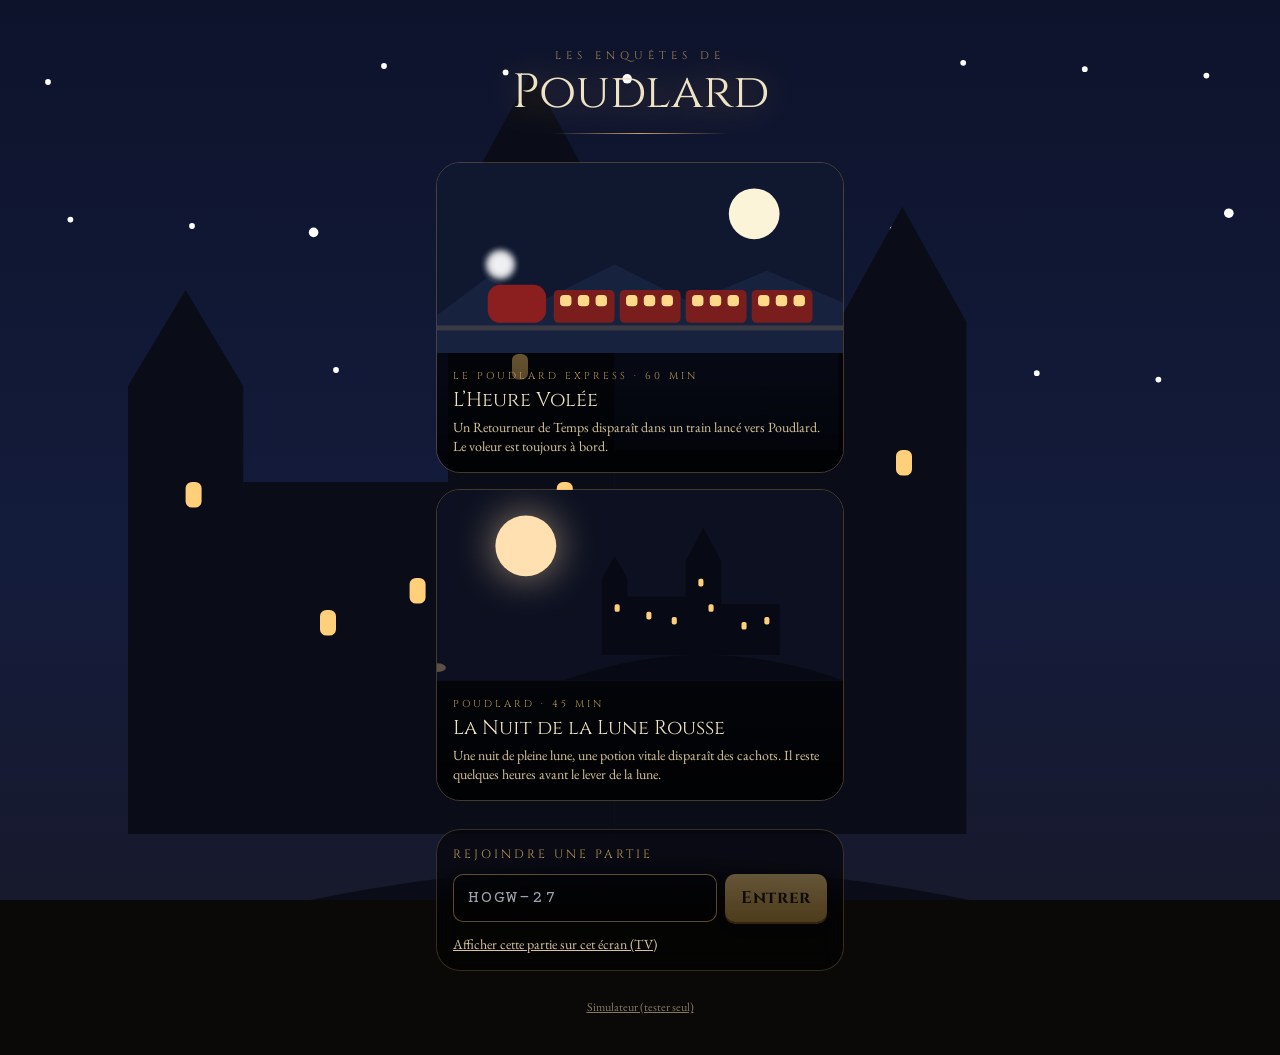
<file: index.html>
<!doctype html>
<html lang="fr">
  <head>
    <meta charset="UTF-8" />
    <meta name="viewport" content="width=device-width, initial-scale=1, viewport-fit=cover" />
    <meta name="theme-color" content="#0b0908" />
    <link rel="manifest" href="./manifest.webmanifest" />
    <link rel="apple-touch-icon" href="./icon-180.png" />
    <meta name="apple-mobile-web-app-capable" content="yes" />
    <meta name="apple-mobile-web-app-status-bar-style" content="black-translucent" />
    <link rel="preconnect" href="https://fonts.googleapis.com"><link rel="preconnect" href="https://fonts.gstatic.com" crossorigin><link href="https://fonts.googleapis.com/css2?family=Cinzel:wght@500;700&family=Courier+Prime&family=EB+Garamond:ital,wght@0,400;0,600;1,400&family=IM+Fell+English:ital@0;1&display=swap" rel="stylesheet">
    <title>Poudlard Express — L’Heure Volée</title>
    <script type="module" crossorigin src="./assets/index-BnwYSAkC.js"></script>
    <link rel="stylesheet" crossorigin href="./assets/index-BemhPu4K.css">
  </head>
  <body>
    <div id="root"></div>
  </body>
</html>
</file>
<file: assets/index-BemhPu4K.css>
*,:before,:after,::backdrop{--tw-border-spacing-x:0;--tw-border-spacing-y:0;--tw-translate-x:0;--tw-translate-y:0;--tw-rotate:0;--tw-skew-x:0;--tw-skew-y:0;--tw-scale-x:1;--tw-scale-y:1;--tw-pan-x: ;--tw-pan-y: ;--tw-pinch-zoom: ;--tw-scroll-snap-strictness:proximity;--tw-gradient-from-position: ;--tw-gradient-via-position: ;--tw-gradient-to-position: ;--tw-ordinal: ;--tw-slashed-zero: ;--tw-numeric-figure: ;--tw-numeric-spacing: ;--tw-numeric-fraction: ;--tw-ring-inset: ;--tw-ring-offset-width:0px;--tw-ring-offset-color:#fff;--tw-ring-color:#3b82f680;--tw-ring-offset-shadow:0 0 #0000;--tw-ring-shadow:0 0 #0000;--tw-shadow:0 0 #0000;--tw-shadow-colored:0 0 #0000;--tw-blur: ;--tw-brightness: ;--tw-contrast: ;--tw-grayscale: ;--tw-hue-rotate: ;--tw-invert: ;--tw-saturate: ;--tw-sepia: ;--tw-drop-shadow: ;--tw-backdrop-blur: ;--tw-backdrop-brightness: ;--tw-backdrop-contrast: ;--tw-backdrop-grayscale: ;--tw-backdrop-hue-rotate: ;--tw-backdrop-invert: ;--tw-backdrop-opacity: ;--tw-backdrop-saturate: ;--tw-backdrop-sepia: ;--tw-contain-size: ;--tw-contain-layout: ;--tw-contain-paint: ;--tw-contain-style: }*,:before,:after{box-sizing:border-box;border:0 solid #e5e7eb}:before,:after{--tw-content:""}html,:host{-webkit-text-size-adjust:100%;tab-size:4;font-feature-settings:normal;font-variation-settings:normal;-webkit-tap-highlight-color:transparent;font-family:ui-sans-serif,system-ui,sans-serif,Apple Color Emoji,Segoe UI Emoji,Segoe UI Symbol,Noto Color Emoji;line-height:1.5}body{line-height:inherit;margin:0}hr{height:0;color:inherit;border-top-width:1px}abbr:where([title]){-webkit-text-decoration:underline dotted;text-decoration:underline dotted}h1,h2,h3,h4,h5,h6{font-size:inherit;font-weight:inherit}a{color:inherit;-webkit-text-decoration:inherit;text-decoration:inherit}b,strong{font-weight:bolder}code,kbd,samp,pre{font-feature-settings:normal;font-variation-settings:normal;font-family:Courier Prime,Courier New,monospace;font-size:1em}small{font-size:80%}sub,sup{vertical-align:baseline;font-size:75%;line-height:0;position:relative}sub{bottom:-.25em}sup{top:-.5em}table{text-indent:0;border-color:inherit;border-collapse:collapse}button,input,optgroup,select,textarea{font-feature-settings:inherit;font-variation-settings:inherit;font-family:inherit;font-size:100%;font-weight:inherit;line-height:inherit;letter-spacing:inherit;color:inherit;margin:0;padding:0}button,select{text-transform:none}button,input:where([type=button]),input:where([type=reset]),input:where([type=submit]){-webkit-appearance:button;background-color:#0000;background-image:none}:-moz-focusring{outline:auto}:-moz-ui-invalid{box-shadow:none}progress{vertical-align:baseline}::-webkit-inner-spin-button{height:auto}::-webkit-outer-spin-button{height:auto}[type=search]{-webkit-appearance:textfield;outline-offset:-2px}::-webkit-search-decoration{-webkit-appearance:none}::-webkit-file-upload-button{-webkit-appearance:button;font:inherit}summary{display:list-item}blockquote,dl,dd,h1,h2,h3,h4,h5,h6,hr,figure,p,pre{margin:0}fieldset{margin:0;padding:0}legend{padding:0}ol,ul,menu{margin:0;padding:0;list-style:none}dialog{padding:0}textarea{resize:vertical}input::-moz-placeholder{opacity:1;color:#9ca3af}textarea::-moz-placeholder{opacity:1;color:#9ca3af}input::placeholder,textarea::placeholder{opacity:1;color:#9ca3af}button,[role=button]{cursor:pointer}:disabled{cursor:default}img,svg,video,canvas,audio,iframe,embed,object{vertical-align:middle;display:block}img,video{max-width:100%;height:auto}[hidden]:where(:not([hidden=until-found])){display:none}.pointer-events-none{pointer-events:none}.visible{visibility:visible}.fixed{position:fixed}.absolute{position:absolute}.relative{position:relative}.sticky{position:sticky}.inset-0{inset:0}.inset-x-0{left:0;right:0}.inset-x-3{left:.75rem;right:.75rem}.inset-x-\[1\.4vh\]{left:1.4vh;right:1.4vh}.inset-x-\[1\.5vh\]{left:1.5vh;right:1.5vh}.inset-x-\[12vw\]{left:12vw;right:12vw}.inset-x-\[5vw\]{left:5vw;right:5vw}.inset-y-0{top:0;bottom:0}.-bottom-\[2vh\]{bottom:-2vh}.-bottom-\[3vh\]{bottom:-3vh}.-left-\[2vh\]{left:-2vh}.-top-\[2\.2vh\]{top:-2.2vh}.-top-\[26vh\]{top:-26vh}.-top-\[5vh\]{top:-5vh}.bottom-0{bottom:0}.bottom-6{bottom:1.5rem}.bottom-\[12vh\]{bottom:12vh}.bottom-\[14vh\]{bottom:14vh}.bottom-\[1vh\]{bottom:1vh}.bottom-\[22vh\]{bottom:22vh}.bottom-\[3\.5vh\]{bottom:3.5vh}.left-0{left:0}.left-1\/2{left:50%}.left-3{left:.75rem}.left-\[2vh\]{left:2vh}.left-\[6vw\]{left:6vw}.right-0{right:0}.right-3{right:.75rem}.right-6{right:1.5rem}.right-\[31vw\]{right:31vw}.right-\[6vw\]{right:6vw}.top-0{top:0}.top-\[\.3vh\]{top:.3vh}.top-\[\.9vh\]{top:.9vh}.top-\[12vh\]{top:12vh}.top-\[16vh\]{top:16vh}.top-\[19vh\]{top:19vh}.top-\[1vh\]{top:1vh}.top-\[2\.2vh\]{top:2.2vh}.top-\[2\.5vh\]{top:2.5vh}.top-\[2\.6vh\]{top:2.6vh}.top-\[2vh\]{top:2vh}.top-\[30\%\]{top:30%}.top-\[38vh\]{top:38vh}.top-\[40vh\]{top:40vh}.top-\[46\%\]{top:46%}.top-\[50\%\]{top:50%}.top-full{top:100%}.-z-0{z-index:0}.z-10{z-index:10}.z-30{z-index:30}.z-40{z-index:40}.z-50{z-index:50}.z-\[60\]{z-index:60}.-mx-4{margin-left:-1rem;margin-right:-1rem}.mx-auto{margin-left:auto;margin-right:auto}.-mt-1{margin-top:-.25rem}.mb-1{margin-bottom:.25rem}.mb-2{margin-bottom:.5rem}.mb-3{margin-bottom:.75rem}.mb-4{margin-bottom:1rem}.mb-\[\.8vh\]{margin-bottom:.8vh}.mb-\[1\.5vh\]{margin-bottom:1.5vh}.mb-\[1vh\]{margin-bottom:1vh}.ml-2{margin-left:.5rem}.ml-auto{margin-left:auto}.mr-1{margin-right:.25rem}.mt-0\.5{margin-top:.125rem}.mt-1{margin-top:.25rem}.mt-2{margin-top:.5rem}.mt-3{margin-top:.75rem}.mt-4{margin-top:1rem}.mt-5{margin-top:1.25rem}.mt-\[\.5vh\]{margin-top:.5vh}.mt-\[\.6vh\]{margin-top:.6vh}.mt-\[1\.2vh\]{margin-top:1.2vh}.mt-\[1\.5vh\]{margin-top:1.5vh}.mt-\[1vh\]{margin-top:1vh}.mt-\[2\.2vh\]{margin-top:2.2vh}.mt-\[2\.6vh\]{margin-top:2.6vh}.mt-\[3vh\]{margin-top:3vh}.line-clamp-\[14\]{-webkit-line-clamp:14;-webkit-box-orient:vertical;display:-webkit-box;overflow:hidden}.block{display:block}.inline-block{display:inline-block}.flex{display:flex}.inline-flex{display:inline-flex}.table{display:table}.grid{display:grid}.hidden{display:none}.aspect-\[3\/4\]{aspect-ratio:3/4}.aspect-square{aspect-ratio:1}.h-1\.5{height:.375rem}.h-10{height:2.5rem}.h-11{height:2.75rem}.h-14{height:3.5rem}.h-16{height:4rem}.h-2\.5{height:.625rem}.h-20{height:5rem}.h-24{height:6rem}.h-3{height:.75rem}.h-32{height:8rem}.h-36{height:9rem}.h-4{height:1rem}.h-40{height:10rem}.h-48{height:12rem}.h-5{height:1.25rem}.h-52{height:13rem}.h-6{height:1.5rem}.h-60{height:15rem}.h-8{height:2rem}.h-9{height:2.25rem}.h-\[\.3vh\]{height:.3vh}.h-\[\.5vh\]{height:.5vh}.h-\[\.6vh\]{height:.6vh}.h-\[\.7vh\]{height:.7vh}.h-\[1\.4vh\]{height:1.4vh}.h-\[1\.6vh\]{height:1.6vh}.h-\[10vh\]{height:10vh}.h-\[13vh\]{height:13vh}.h-\[16vh\]{height:16vh}.h-\[1vh\]{height:1vh}.h-\[2\.6vh\]{height:2.6vh}.h-\[20vh\]{height:20vh}.h-\[22vh\]{height:22vh}.h-\[24vh\]{height:24vh}.h-\[26vh\]{height:26vh}.h-\[3\.4vh\]{height:3.4vh}.h-\[30vh\]{height:30vh}.h-\[3vh\]{height:3vh}.h-\[4\.2vh\]{height:4.2vh}.h-\[4\.4vh\]{height:4.4vh}.h-\[4\.5vh\]{height:4.5vh}.h-\[42vh\]{height:42vh}.h-\[4vh\]{height:4vh}.h-\[5vh\]{height:5vh}.h-\[6vh\]{height:6vh}.h-\[7vh\]{height:7vh}.h-\[8vh\]{height:8vh}.h-\[9vw\]{height:9vw}.h-full{height:100%}.h-px{height:1px}.max-h-40{max-height:10rem}.max-h-\[70vh\]{max-height:70vh}.max-h-\[90vh\]{max-height:90vh}.min-h-\[36px\]{min-height:36px}.min-h-\[44px\]{min-height:44px}.min-h-\[52px\]{min-height:52px}.min-h-\[64px\]{min-height:64px}.min-h-full{min-height:100%}.w-1\/2{width:50%}.w-11{width:2.75rem}.w-12{width:3rem}.w-14{width:3.5rem}.w-16{width:4rem}.w-2\.5{width:.625rem}.w-20{width:5rem}.w-24{width:6rem}.w-28{width:7rem}.w-32{width:8rem}.w-4{width:1rem}.w-40{width:10rem}.w-44{width:11rem}.w-48{width:12rem}.w-5{width:1.25rem}.w-6{width:1.5rem}.w-64{width:16rem}.w-8{width:2rem}.w-9{width:2.25rem}.w-\[\.8vh\]{width:.8vh}.w-\[1\.2vh\]{width:1.2vh}.w-\[1\.4vh\]{width:1.4vh}.w-\[1\.6vh\]{width:1.6vh}.w-\[11vh\]{width:11vh}.w-\[14vh\]{width:14vh}.w-\[14vw\]{width:14vw}.w-\[18vh\]{width:18vh}.w-\[18vw\]{width:18vw}.w-\[2\.2vh\]{width:2.2vh}.w-\[2\.4vh\]{width:2.4vh}.w-\[2\.6vh\]{width:2.6vh}.w-\[22vh\]{width:22vh}.w-\[22vw\]{width:22vw}.w-\[28vw\]{width:28vw}.w-\[3\.4vh\]{width:3.4vh}.w-\[30vh\]{width:30vh}.w-\[3vh\]{width:3vh}.w-\[4\.2vh\]{width:4.2vh}.w-\[44vh\]{width:44vh}.w-\[46vh\]{width:46vh}.w-\[46vw\]{width:46vw}.w-\[5vh\]{width:5vh}.w-\[8vh\]{width:8vh}.w-full{width:100%}.min-w-0{min-width:0}.min-w-\[30vw\]{min-width:30vw}.min-w-\[460px\]{min-width:460px}.min-w-\[64px\]{min-width:64px}.min-w-max{min-width:max-content}.max-w-\[40vw\]{max-width:40vw}.max-w-\[60vw\]{max-width:60vw}.max-w-\[70vw\]{max-width:70vw}.max-w-md{max-width:28rem}.max-w-sm{max-width:24rem}.max-w-xl{max-width:36rem}.flex-1{flex:1}.shrink-0{flex-shrink:0}.origin-bottom{transform-origin:bottom}.-translate-x-1\/2{--tw-translate-x:-50%;transform:translate(var(--tw-translate-x), var(--tw-translate-y)) rotate(var(--tw-rotate)) skewX(var(--tw-skew-x)) skewY(var(--tw-skew-y)) scaleX(var(--tw-scale-x)) scaleY(var(--tw-scale-y))}.-translate-y-\[3vh\]{--tw-translate-y:-3vh;transform:translate(var(--tw-translate-x), var(--tw-translate-y)) rotate(var(--tw-rotate)) skewX(var(--tw-skew-x)) skewY(var(--tw-skew-y)) scaleX(var(--tw-scale-x)) scaleY(var(--tw-scale-y))}.translate-x-0{--tw-translate-x:0px;transform:translate(var(--tw-translate-x), var(--tw-translate-y)) rotate(var(--tw-rotate)) skewX(var(--tw-skew-x)) skewY(var(--tw-skew-y)) scaleX(var(--tw-scale-x)) scaleY(var(--tw-scale-y))}.translate-x-full{--tw-translate-x:100%;transform:translate(var(--tw-translate-x), var(--tw-translate-y)) rotate(var(--tw-rotate)) skewX(var(--tw-skew-x)) skewY(var(--tw-skew-y)) scaleX(var(--tw-scale-x)) scaleY(var(--tw-scale-y))}.translate-y-0{--tw-translate-y:0px;transform:translate(var(--tw-translate-x), var(--tw-translate-y)) rotate(var(--tw-rotate)) skewX(var(--tw-skew-x)) skewY(var(--tw-skew-y)) scaleX(var(--tw-scale-x)) scaleY(var(--tw-scale-y))}.rotate-45{--tw-rotate:45deg;transform:translate(var(--tw-translate-x), var(--tw-translate-y)) rotate(var(--tw-rotate)) skewX(var(--tw-skew-x)) skewY(var(--tw-skew-y)) scaleX(var(--tw-scale-x)) scaleY(var(--tw-scale-y))}.scale-\[1\.02\]{--tw-scale-x:1.02;--tw-scale-y:1.02;transform:translate(var(--tw-translate-x), var(--tw-translate-y)) rotate(var(--tw-rotate)) skewX(var(--tw-skew-x)) skewY(var(--tw-skew-y)) scaleX(var(--tw-scale-x)) scaleY(var(--tw-scale-y))}.transform{transform:translate(var(--tw-translate-x), var(--tw-translate-y)) rotate(var(--tw-rotate)) skewX(var(--tw-skew-x)) skewY(var(--tw-skew-y)) scaleX(var(--tw-scale-x)) scaleY(var(--tw-scale-y))}@keyframes pulse{50%{opacity:.5}}.animate-pulse{animation:2s cubic-bezier(.4,0,.6,1) infinite pulse}.cursor-grab{cursor:grab}.select-none{-webkit-user-select:none;user-select:none}.list-disc{list-style-type:disc}.grid-cols-2{grid-template-columns:repeat(2,minmax(0,1fr))}.grid-cols-3{grid-template-columns:repeat(3,minmax(0,1fr))}.grid-cols-4{grid-template-columns:repeat(4,minmax(0,1fr))}.grid-cols-5{grid-template-columns:repeat(5,minmax(0,1fr))}.flex-col{flex-direction:column}.flex-wrap{flex-wrap:wrap}.items-start{align-items:flex-start}.items-end{align-items:flex-end}.items-center{align-items:center}.justify-center{justify-content:center}.justify-between{justify-content:space-between}.justify-around{justify-content:space-around}.gap-0\.5{gap:.125rem}.gap-1{gap:.25rem}.gap-1\.5{gap:.375rem}.gap-2{gap:.5rem}.gap-3{gap:.75rem}.gap-4{gap:1rem}.gap-5{gap:1.25rem}.gap-6{gap:1.5rem}.gap-7{gap:1.75rem}.gap-8{gap:2rem}.gap-\[\.4vh\]{gap:.4vh}.gap-\[\.5vh\]{gap:.5vh}.gap-\[\.5vw\]{gap:.5vw}.gap-\[\.6vh\]{gap:.6vh}.gap-\[\.6vw\]{gap:.6vw}.gap-\[\.8vw\]{gap:.8vw}.gap-\[1\.2vh\]{gap:1.2vh}.gap-\[1\.5vh\]{gap:1.5vh}.gap-\[1vh\]{gap:1vh}.gap-\[1vw\]{gap:1vw}.gap-\[2\.4vh\]{gap:2.4vh}.gap-\[2vh\]{gap:2vh}.gap-\[2vw\]{gap:2vw}.gap-\[3vh\]{gap:3vh}.gap-\[3vw\]{gap:3vw}.gap-\[4vw\]{gap:4vw}.gap-\[5vw\]{gap:5vw}.self-start{align-self:flex-start}.self-center{align-self:center}.overflow-hidden{overflow:hidden}.overflow-x-auto{overflow-x:auto}.overflow-y-auto{overflow-y:auto}.truncate{text-overflow:ellipsis;white-space:nowrap;overflow:hidden}.whitespace-nowrap{white-space:nowrap}.whitespace-pre-line{white-space:pre-line}.whitespace-pre-wrap{white-space:pre-wrap}.break-all{word-break:break-all}.rounded{border-radius:.25rem}.rounded-2xl{border-radius:1rem}.rounded-3xl{border-radius:1.5rem}.rounded-\[1\.5vh\]{border-radius:1.5vh}.rounded-\[1vh\]{border-radius:1vh}.rounded-\[2vh\]{border-radius:2vh}.rounded-full{border-radius:9999px}.rounded-lg{border-radius:.5rem}.rounded-md{border-radius:.375rem}.rounded-sm{border-radius:.125rem}.rounded-xl{border-radius:.75rem}.rounded-l-3xl{border-top-left-radius:1.5rem;border-bottom-left-radius:1.5rem}.rounded-l-\[6vh\]{border-top-left-radius:6vh;border-bottom-left-radius:6vh}.rounded-r-\[1vh\]{border-top-right-radius:1vh;border-bottom-right-radius:1vh}.rounded-r-md{border-top-right-radius:.375rem;border-bottom-right-radius:.375rem}.rounded-t{border-top-left-radius:.25rem;border-top-right-radius:.25rem}.rounded-t-3xl{border-top-left-radius:1.5rem;border-top-right-radius:1.5rem}.rounded-t-\[1\.5vh\]{border-top-left-radius:1.5vh;border-top-right-radius:1.5vh}.rounded-t-\[130px\]{border-top-left-radius:130px;border-top-right-radius:130px}.rounded-t-\[140px\]{border-top-left-radius:140px;border-top-right-radius:140px}.rounded-t-\[2vh\]{border-top-left-radius:2vh;border-top-right-radius:2vh}.rounded-t-full{border-top-left-radius:9999px;border-top-right-radius:9999px}.border{border-width:1px}.border-2{border-width:2px}.border-4{border-width:4px}.border-8{border-width:8px}.border-\[\.5vh\]{border-width:.5vh}.border-\[\.6vh\]{border-width:.6vh}.border-\[10px\]{border-width:10px}.border-\[6px\]{border-width:6px}.border-b{border-bottom-width:1px}.border-b-4{border-bottom-width:4px}.border-l{border-left-width:1px}.border-t{border-top-width:1px}.border-dashed{border-style:dashed}.\!border-ink\/40{border-color:#2a1d1266!important}.border-\[\#3a2c1b\]{--tw-border-opacity:1;border-color:rgb(58 44 27/var(--tw-border-opacity,1))}.border-\[\#3a2c1c\]{--tw-border-opacity:1;border-color:rgb(58 44 28/var(--tw-border-opacity,1))}.border-\[\#3b2616\]{--tw-border-opacity:1;border-color:rgb(59 38 22/var(--tw-border-opacity,1))}.border-\[\#5a4526\]{--tw-border-opacity:1;border-color:rgb(90 69 38/var(--tw-border-opacity,1))}.border-\[\#7a5aa6\]{--tw-border-opacity:1;border-color:rgb(122 90 166/var(--tw-border-opacity,1))}.border-\[\#8a6a2f\]{--tw-border-opacity:1;border-color:rgb(138 106 47/var(--tw-border-opacity,1))}.border-\[\#8a6a2f\]\/70{border-color:#8a6a2fb3}.border-\[\#8a8f98\]{--tw-border-opacity:1;border-color:rgb(138 143 152/var(--tw-border-opacity,1))}.border-\[\#b9ad96\]{--tw-border-opacity:1;border-color:rgb(185 173 150/var(--tw-border-opacity,1))}.border-\[\#c9a45c\]{--tw-border-opacity:1;border-color:rgb(201 164 92/var(--tw-border-opacity,1))}.border-\[\#c9a45c\]\/25{border-color:#c9a45c40}.border-\[\#c9a45c\]\/40{border-color:#c9a45c66}.border-\[\#c9a45c\]\/50{border-color:#c9a45c80}.border-\[\#c9a45c\]\/60{border-color:#c9a45c99}.border-\[\#f3d48a\]{--tw-border-opacity:1;border-color:rgb(243 212 138/var(--tw-border-opacity,1))}.border-\[\#f3d48a\]\/70{border-color:#f3d48ab3}.border-brass{--tw-border-opacity:1;border-color:rgb(201 164 92/var(--tw-border-opacity,1))}.border-brass\/20{border-color:#c9a45c33}.border-brass\/25{border-color:#c9a45c40}.border-brass\/30{border-color:#c9a45c4d}.border-brass\/40{border-color:#c9a45c66}.border-brass\/50{border-color:#c9a45c80}.border-brass\/70{border-color:#c9a45cb3}.border-green-700\/60{border-color:#15803d99}.border-ink\/30{border-color:#2a1d124d}.border-red-400\/50{border-color:#f8717180}.border-red-500\/70{border-color:#ef4444b3}.border-stone-600{--tw-border-opacity:1;border-color:rgb(87 83 78/var(--tw-border-opacity,1))}.border-transparent{border-color:#0000}.bg-\[\#120c08\]\/95{background-color:#120c08f2}.bg-\[\#150f0c\]\/85{background-color:#150f0cd9}.bg-\[\#1a0f08\]{--tw-bg-opacity:1;background-color:rgb(26 15 8/var(--tw-bg-opacity,1))}.bg-\[\#1a120c\]{--tw-bg-opacity:1;background-color:rgb(26 18 12/var(--tw-bg-opacity,1))}.bg-\[\#1a1a1a\]{--tw-bg-opacity:1;background-color:rgb(26 26 26/var(--tw-bg-opacity,1))}.bg-\[\#1b1511\]{--tw-bg-opacity:1;background-color:rgb(27 21 17/var(--tw-bg-opacity,1))}.bg-\[\#1d1410\]{--tw-bg-opacity:1;background-color:rgb(29 20 16/var(--tw-bg-opacity,1))}.bg-\[\#2a120a\]{--tw-bg-opacity:1;background-color:rgb(42 18 10/var(--tw-bg-opacity,1))}.bg-\[\#2a1238\]{--tw-bg-opacity:1;background-color:rgb(42 18 56/var(--tw-bg-opacity,1))}.bg-\[\#2a2320\]{--tw-bg-opacity:1;background-color:rgb(42 35 32/var(--tw-bg-opacity,1))}.bg-\[\#2a3a2a\]{--tw-bg-opacity:1;background-color:rgb(42 58 42/var(--tw-bg-opacity,1))}.bg-\[\#2b1d15\]{--tw-bg-opacity:1;background-color:rgb(43 29 21/var(--tw-bg-opacity,1))}.bg-\[\#3a2a1c\]{--tw-bg-opacity:1;background-color:rgb(58 42 28/var(--tw-bg-opacity,1))}.bg-\[\#3b2a1a\]{--tw-bg-opacity:1;background-color:rgb(59 42 26/var(--tw-bg-opacity,1))}.bg-\[\#4a4a55\]{--tw-bg-opacity:1;background-color:rgb(74 74 85/var(--tw-bg-opacity,1))}.bg-\[\#6b1c1c\]{--tw-bg-opacity:1;background-color:rgb(107 28 28/var(--tw-bg-opacity,1))}.bg-\[\#7b1e22\]{--tw-bg-opacity:1;background-color:rgb(123 30 34/var(--tw-bg-opacity,1))}.bg-\[\#cdb6e6\]{--tw-bg-opacity:1;background-color:rgb(205 182 230/var(--tw-bg-opacity,1))}.bg-\[\#cfe0f0\]{--tw-bg-opacity:1;background-color:rgb(207 224 240/var(--tw-bg-opacity,1))}.bg-\[\#e8dcc0\]{--tw-bg-opacity:1;background-color:rgb(232 220 192/var(--tw-bg-opacity,1))}.bg-\[\#efe6cf\]{--tw-bg-opacity:1;background-color:rgb(239 230 207/var(--tw-bg-opacity,1))}.bg-\[\#f3d48a\]{--tw-bg-opacity:1;background-color:rgb(243 212 138/var(--tw-bg-opacity,1))}.bg-\[\#f3efe6\]{--tw-bg-opacity:1;background-color:rgb(243 239 230/var(--tw-bg-opacity,1))}.bg-black{--tw-bg-opacity:1;background-color:rgb(0 0 0/var(--tw-bg-opacity,1))}.bg-black\/30{background-color:#0000004d}.bg-black\/40{background-color:#0006}.bg-black\/45{background-color:#00000073}.bg-black\/50{background-color:#00000080}.bg-black\/55{background-color:#0000008c}.bg-black\/60{background-color:#0009}.bg-black\/70{background-color:#000000b3}.bg-black\/75{background-color:#000000bf}.bg-black\/80{background-color:#000c}.bg-black\/90{background-color:#000000e6}.bg-black\/95{background-color:#000000f2}.bg-brass{--tw-bg-opacity:1;background-color:rgb(201 164 92/var(--tw-bg-opacity,1))}.bg-brass\/15{background-color:#c9a45c26}.bg-green-400{--tw-bg-opacity:1;background-color:rgb(74 222 128/var(--tw-bg-opacity,1))}.bg-green-950\/30{background-color:#052e164d}.bg-green-950\/40{background-color:#052e1666}.bg-ink{--tw-bg-opacity:1;background-color:rgb(42 29 18/var(--tw-bg-opacity,1))}.bg-night{--tw-bg-opacity:1;background-color:rgb(11 9 8/var(--tw-bg-opacity,1))}.bg-night\/90{background-color:#0b0908e6}.bg-night\/95{background-color:#0b0908f2}.bg-stone-500{--tw-bg-opacity:1;background-color:rgb(120 113 108/var(--tw-bg-opacity,1))}.bg-stone-800{--tw-bg-opacity:1;background-color:rgb(41 37 36/var(--tw-bg-opacity,1))}.bg-walnut{--tw-bg-opacity:1;background-color:rgb(43 29 21/var(--tw-bg-opacity,1))}.bg-walnut\/70{background-color:#2b1d15b3}.bg-walnut\/80{background-color:#2b1d15cc}.bg-white{--tw-bg-opacity:1;background-color:rgb(255 255 255/var(--tw-bg-opacity,1))}.bg-white\/25{background-color:#ffffff40}.bg-white\/30{background-color:#ffffff4d}.bg-white\/70{background-color:#ffffffb3}.bg-gradient-to-b{background-image:linear-gradient(to bottom, var(--tw-gradient-stops))}.bg-gradient-to-r{background-image:linear-gradient(to right, var(--tw-gradient-stops))}.from-\[\#2b1d15\]{--tw-gradient-from:#2b1d15 var(--tw-gradient-from-position);--tw-gradient-to:#2b1d1500 var(--tw-gradient-to-position);--tw-gradient-stops:var(--tw-gradient-from), var(--tw-gradient-to)}.from-\[\#5a3018\]{--tw-gradient-from:#5a3018 var(--tw-gradient-from-position);--tw-gradient-to:#5a301800 var(--tw-gradient-to-position);--tw-gradient-stops:var(--tw-gradient-from), var(--tw-gradient-to)}.from-\[\#6b1c1c\]{--tw-gradient-from:#6b1c1c var(--tw-gradient-from-position);--tw-gradient-to:#6b1c1c00 var(--tw-gradient-to-position);--tw-gradient-stops:var(--tw-gradient-from), var(--tw-gradient-to)}.from-\[\#6b3b1f\]{--tw-gradient-from:#6b3b1f var(--tw-gradient-from-position);--tw-gradient-to:#6b3b1f00 var(--tw-gradient-to-position);--tw-gradient-stops:var(--tw-gradient-from), var(--tw-gradient-to)}.from-\[\#7a1d1d\]{--tw-gradient-from:#7a1d1d var(--tw-gradient-from-position);--tw-gradient-to:#7a1d1d00 var(--tw-gradient-to-position);--tw-gradient-stops:var(--tw-gradient-from), var(--tw-gradient-to)}.from-\[\#8b1e1e\]{--tw-gradient-from:#8b1e1e var(--tw-gradient-from-position);--tw-gradient-to:#8b1e1e00 var(--tw-gradient-to-position);--tw-gradient-stops:var(--tw-gradient-from), var(--tw-gradient-to)}.from-\[\#c9a45c\]{--tw-gradient-from:#c9a45c var(--tw-gradient-from-position);--tw-gradient-to:#c9a45c00 var(--tw-gradient-to-position);--tw-gradient-stops:var(--tw-gradient-from), var(--tw-gradient-to)}.from-\[\#d9b56a\]{--tw-gradient-from:#d9b56a var(--tw-gradient-from-position);--tw-gradient-to:#d9b56a00 var(--tw-gradient-to-position);--tw-gradient-stops:var(--tw-gradient-from), var(--tw-gradient-to)}.from-black\/60{--tw-gradient-from:#0009 var(--tw-gradient-from-position);--tw-gradient-to:#0000 var(--tw-gradient-to-position);--tw-gradient-stops:var(--tw-gradient-from), var(--tw-gradient-to)}.from-transparent{--tw-gradient-from:transparent var(--tw-gradient-from-position);--tw-gradient-to:#0000 var(--tw-gradient-to-position);--tw-gradient-stops:var(--tw-gradient-from), var(--tw-gradient-to)}.via-brass{--tw-gradient-to:#c9a45c00 var(--tw-gradient-to-position);--tw-gradient-stops:var(--tw-gradient-from), #c9a45c var(--tw-gradient-via-position), var(--tw-gradient-to)}.to-\[\#130d0a\]{--tw-gradient-to:#130d0a var(--tw-gradient-to-position)}.to-\[\#2a1408\]{--tw-gradient-to:#2a1408 var(--tw-gradient-to-position)}.to-\[\#3a0b0b\]{--tw-gradient-to:#3a0b0b var(--tw-gradient-to-position)}.to-\[\#3a0d0d\]{--tw-gradient-to:#3a0d0d var(--tw-gradient-to-position)}.to-\[\#3a1d0c\]{--tw-gradient-to:#3a1d0c var(--tw-gradient-to-position)}.to-\[\#3d0e0e\]{--tw-gradient-to:#3d0e0e var(--tw-gradient-to-position)}.to-\[\#6b4f1f\]{--tw-gradient-to:#6b4f1f var(--tw-gradient-to-position)}.to-\[\#7a5a24\]{--tw-gradient-to:#7a5a24 var(--tw-gradient-to-position)}.to-black\/85{--tw-gradient-to:#000000d9 var(--tw-gradient-to-position)}.to-transparent{--tw-gradient-to:transparent var(--tw-gradient-to-position)}.\!p-0{padding:0!important}.p-1{padding:.25rem}.p-1\.5{padding:.375rem}.p-2{padding:.5rem}.p-3{padding:.75rem}.p-4{padding:1rem}.p-5{padding:1.25rem}.p-6{padding:1.5rem}.p-\[2\.5vh\]{padding:2.5vh}.p-\[2vh\]{padding:2vh}.\!px-4{padding-left:1rem!important;padding-right:1rem!important}.px-0\.5{padding-left:.125rem;padding-right:.125rem}.px-1{padding-left:.25rem;padding-right:.25rem}.px-10{padding-left:2.5rem;padding-right:2.5rem}.px-2{padding-left:.5rem;padding-right:.5rem}.px-3{padding-left:.75rem;padding-right:.75rem}.px-4{padding-left:1rem;padding-right:1rem}.px-5{padding-left:1.25rem;padding-right:1.25rem}.px-6{padding-left:1.5rem;padding-right:1.5rem}.px-8{padding-left:2rem;padding-right:2rem}.px-\[1\.2vw\]{padding-left:1.2vw;padding-right:1.2vw}.px-\[1\.4vw\]{padding-left:1.4vw;padding-right:1.4vw}.px-\[1\.5vw\]{padding-left:1.5vw;padding-right:1.5vw}.px-\[10vw\]{padding-left:10vw;padding-right:10vw}.px-\[1vw\]{padding-left:1vw;padding-right:1vw}.px-\[3vw\]{padding-left:3vw;padding-right:3vw}.px-\[4vw\]{padding-left:4vw;padding-right:4vw}.px-\[6vw\]{padding-left:6vw;padding-right:6vw}.py-0\.5{padding-top:.125rem;padding-bottom:.125rem}.py-10{padding-top:2.5rem;padding-bottom:2.5rem}.py-12{padding-top:3rem;padding-bottom:3rem}.py-2{padding-top:.5rem;padding-bottom:.5rem}.py-3{padding-top:.75rem;padding-bottom:.75rem}.py-4{padding-top:1rem;padding-bottom:1rem}.py-6{padding-top:1.5rem;padding-bottom:1.5rem}.py-8{padding-top:2rem;padding-bottom:2rem}.py-\[\.4vh\]{padding-top:.4vh;padding-bottom:.4vh}.py-\[\.6vh\]{padding-top:.6vh;padding-bottom:.6vh}.py-\[\.7vh\]{padding-top:.7vh;padding-bottom:.7vh}.py-\[1\.4vh\]{padding-top:1.4vh;padding-bottom:1.4vh}.py-\[2vh\]{padding-top:2vh;padding-bottom:2vh}.py-\[3vh\]{padding-top:3vh;padding-bottom:3vh}.pb-1{padding-bottom:.25rem}.pb-10{padding-bottom:2.5rem}.pb-2{padding-bottom:.5rem}.pb-28{padding-bottom:7rem}.pb-3{padding-bottom:.75rem}.pb-8{padding-bottom:2rem}.pl-5{padding-left:1.25rem}.pt-12{padding-top:3rem}.pt-3{padding-top:.75rem}.pt-4{padding-top:1rem}.pt-\[1vh\]{padding-top:1vh}.pt-\[5vh\]{padding-top:5vh}.text-left{text-align:left}.text-center{text-align:center}.text-right{text-align:right}.-indent-5{text-indent:-1.25rem}.align-middle{vertical-align:middle}.font-body{font-family:EB Garamond,Georgia,serif}.font-display{font-family:Cinzel,Georgia,serif}.font-hand{font-family:IM Fell English,Georgia,serif}.font-mono{font-family:Courier Prime,Courier New,monospace}.text-2xl{font-size:1.5rem;line-height:2rem}.text-3xl{font-size:1.875rem;line-height:2.25rem}.text-5xl{font-size:3rem;line-height:1}.text-\[1\.3vh\]{font-size:1.3vh}.text-\[1\.4vh\]{font-size:1.4vh}.text-\[1\.5vh\]{font-size:1.5vh}.text-\[1\.6vh\]{font-size:1.6vh}.text-\[1\.7vh\]{font-size:1.7vh}.text-\[1\.8vh\]{font-size:1.8vh}.text-\[1\.9vh\]{font-size:1.9vh}.text-\[10px\]{font-size:10px}.text-\[11px\]{font-size:11px}.text-\[12vh\]{font-size:12vh}.text-\[13px\]{font-size:13px}.text-\[15px\]{font-size:15px}.text-\[16px\]{font-size:16px}.text-\[17px\]{font-size:17px}.text-\[2\.1vh\]{font-size:2.1vh}.text-\[2\.2vh\]{font-size:2.2vh}.text-\[2\.3vh\]{font-size:2.3vh}.text-\[2\.4vh\]{font-size:2.4vh}.text-\[2\.6vh\]{font-size:2.6vh}.text-\[2\.8vh\]{font-size:2.8vh}.text-\[2vh\]{font-size:2vh}.text-\[3\.1vh\]{font-size:3.1vh}.text-\[3\.2vh\]{font-size:3.2vh}.text-\[3\.4vh\]{font-size:3.4vh}.text-\[3vh\]{font-size:3vh}.text-\[4\.5vh\]{font-size:4.5vh}.text-\[4vh\]{font-size:4vh}.text-\[5vh\]{font-size:5vh}.text-\[6vh\]{font-size:6vh}.text-\[7vh\]{font-size:7vh}.text-\[8\.5px\]{font-size:8.5px}.text-base{font-size:1rem;line-height:1.5rem}.text-lg{font-size:1.125rem;line-height:1.75rem}.text-sm{font-size:.875rem;line-height:1.25rem}.text-xl{font-size:1.25rem;line-height:1.75rem}.text-xs{font-size:.75rem;line-height:1rem}.font-semibold{font-weight:600}.uppercase{text-transform:uppercase}.italic{font-style:italic}.not-italic{font-style:normal}.tabular-nums{--tw-numeric-spacing:tabular-nums;font-variant-numeric:var(--tw-ordinal) var(--tw-slashed-zero) var(--tw-numeric-figure) var(--tw-numeric-spacing) var(--tw-numeric-fraction)}.leading-none{line-height:1}.leading-relaxed{line-height:1.625}.leading-snug{line-height:1.375}.leading-tight{line-height:1.25}.tracking-\[\.25em\]{letter-spacing:.25em}.tracking-\[\.2em\]{letter-spacing:.2em}.tracking-\[\.35em\]{letter-spacing:.35em}.tracking-\[\.3em\]{letter-spacing:.3em}.tracking-\[\.45em\]{letter-spacing:.45em}.tracking-wider{letter-spacing:.05em}.tracking-widest{letter-spacing:.1em}.\!text-\[\#3a1d0c\]{--tw-text-opacity:1!important;color:rgb(58 29 12/var(--tw-text-opacity,1))!important}.\!text-ink{--tw-text-opacity:1!important;color:rgb(42 29 18/var(--tw-text-opacity,1))!important}.\!text-parch{--tw-text-opacity:1!important;color:rgb(239 227 198/var(--tw-text-opacity,1))!important}.text-\[\#10202f\]{--tw-text-opacity:1;color:rgb(16 32 47/var(--tw-text-opacity,1))}.text-\[\#1d1410\]{--tw-text-opacity:1;color:rgb(29 20 16/var(--tw-text-opacity,1))}.text-\[\#24133a\]{--tw-text-opacity:1;color:rgb(36 19 58/var(--tw-text-opacity,1))}.text-\[\#2a2520\]{--tw-text-opacity:1;color:rgb(42 37 32/var(--tw-text-opacity,1))}.text-\[\#3a1d0c\]{--tw-text-opacity:1;color:rgb(58 29 12/var(--tw-text-opacity,1))}.text-\[\#3b1a4a\]{--tw-text-opacity:1;color:rgb(59 26 74/var(--tw-text-opacity,1))}.text-\[\#b9a0dc\]{--tw-text-opacity:1;color:rgb(185 160 220/var(--tw-text-opacity,1))}.text-\[\#cbb892\]{--tw-text-opacity:1;color:rgb(203 184 146/var(--tw-text-opacity,1))}.text-\[\#cfe0ff\]{--tw-text-opacity:1;color:rgb(207 224 255/var(--tw-text-opacity,1))}.text-\[\#e8d3a6\]{--tw-text-opacity:1;color:rgb(232 211 166/var(--tw-text-opacity,1))}.text-\[\#e8d7a6\]{--tw-text-opacity:1;color:rgb(232 215 166/var(--tw-text-opacity,1))}.text-\[\#e8d7a6\]\/80{color:#e8d7a6cc}.text-\[\#eef5ff\]{--tw-text-opacity:1;color:rgb(238 245 255/var(--tw-text-opacity,1))}.text-\[\#efe3c6\]{--tw-text-opacity:1;color:rgb(239 227 198/var(--tw-text-opacity,1))}.text-\[\#f0dca8\]{--tw-text-opacity:1;color:rgb(240 220 168/var(--tw-text-opacity,1))}.text-\[\#f0dca8\]\/90{color:#f0dca8e6}.text-\[\#f2d9a0\]{--tw-text-opacity:1;color:rgb(242 217 160/var(--tw-text-opacity,1))}.text-\[\#f3d48a\]{--tw-text-opacity:1;color:rgb(243 212 138/var(--tw-text-opacity,1))}.text-amber-200{--tw-text-opacity:1;color:rgb(253 230 138/var(--tw-text-opacity,1))}.text-brass{--tw-text-opacity:1;color:rgb(201 164 92/var(--tw-text-opacity,1))}.text-brass\/80{color:#c9a45ccc}.text-brass\/90{color:#c9a45ce6}.text-green-300{--tw-text-opacity:1;color:rgb(134 239 172/var(--tw-text-opacity,1))}.text-green-800{--tw-text-opacity:1;color:rgb(22 101 52/var(--tw-text-opacity,1))}.text-ink{--tw-text-opacity:1;color:rgb(42 29 18/var(--tw-text-opacity,1))}.text-ink\/70{color:#2a1d12b3}.text-parch{--tw-text-opacity:1;color:rgb(239 227 198/var(--tw-text-opacity,1))}.text-parchd{--tw-text-opacity:1;color:rgb(216 196 154/var(--tw-text-opacity,1))}.text-parchd\/50{color:#d8c49a80}.text-parchd\/60{color:#d8c49a99}.text-parchd\/70{color:#d8c49ab3}.text-parchd\/80{color:#d8c49acc}.text-red-200{--tw-text-opacity:1;color:rgb(254 202 202/var(--tw-text-opacity,1))}.text-red-300{--tw-text-opacity:1;color:rgb(252 165 165/var(--tw-text-opacity,1))}.text-transparent{color:#0000}.text-wax{--tw-text-opacity:1;color:rgb(123 30 34/var(--tw-text-opacity,1))}.text-wood{--tw-text-opacity:1;color:rgb(29 20 16/var(--tw-text-opacity,1))}.underline{text-decoration-line:underline}.opacity-0{opacity:0}.opacity-100{opacity:1}.opacity-40{opacity:.4}.opacity-50{opacity:.5}.opacity-60{opacity:.6}.opacity-70{opacity:.7}.opacity-80{opacity:.8}.shadow-2xl{--tw-shadow:0 25px 50px -12px #00000040;--tw-shadow-colored:0 25px 50px -12px var(--tw-shadow-color);box-shadow:var(--tw-ring-offset-shadow,0 0 #0000), var(--tw-ring-shadow,0 0 #0000), var(--tw-shadow)}.shadow-\[0_0_18px_rgba\(201\,164\,92\,\.5\)\]{--tw-shadow:0 0 18px #c9a45c80;--tw-shadow-colored:0 0 18px var(--tw-shadow-color);box-shadow:var(--tw-ring-offset-shadow,0 0 #0000), var(--tw-ring-shadow,0 0 #0000), var(--tw-shadow)}.shadow-\[0_0_1vh_\#f3d48a\]{--tw-shadow:0 0 1vh #f3d48a;--tw-shadow-colored:0 0 1vh var(--tw-shadow-color);box-shadow:var(--tw-ring-offset-shadow,0 0 #0000), var(--tw-ring-shadow,0 0 #0000), var(--tw-shadow)}.shadow-\[0_0_24px_rgba\(201\,164\,92\,\.25\)\]{--tw-shadow:0 0 24px #c9a45c40;--tw-shadow-colored:0 0 24px var(--tw-shadow-color);box-shadow:var(--tw-ring-offset-shadow,0 0 #0000), var(--tw-ring-shadow,0 0 #0000), var(--tw-shadow)}.shadow-\[0_0_2vh_\#f3d48a\]{--tw-shadow:0 0 2vh #f3d48a;--tw-shadow-colored:0 0 2vh var(--tw-shadow-color);box-shadow:var(--tw-ring-offset-shadow,0 0 #0000), var(--tw-ring-shadow,0 0 #0000), var(--tw-shadow)}.shadow-\[0_0_30px_rgba\(201\,164\,92\,\.35\)\]{--tw-shadow:0 0 30px #c9a45c59;--tw-shadow-colored:0 0 30px var(--tw-shadow-color);box-shadow:var(--tw-ring-offset-shadow,0 0 #0000), var(--tw-ring-shadow,0 0 #0000), var(--tw-shadow)}.shadow-\[0_0_30px_rgba\(201\,164\,92\,\.6\)\]{--tw-shadow:0 0 30px #c9a45c99;--tw-shadow-colored:0 0 30px var(--tw-shadow-color);box-shadow:var(--tw-ring-offset-shadow,0 0 #0000), var(--tw-ring-shadow,0 0 #0000), var(--tw-shadow)}.shadow-\[0_0_40px_rgba\(200\,220\,255\,\.35\)\]{--tw-shadow:0 0 40px #c8dcff59;--tw-shadow-colored:0 0 40px var(--tw-shadow-color);box-shadow:var(--tw-ring-offset-shadow,0 0 #0000), var(--tw-ring-shadow,0 0 #0000), var(--tw-shadow)}.shadow-\[inset_0_0_30px_rgba\(0\,0\,0\,\.6\)\]{--tw-shadow:inset 0 0 30px #0009;--tw-shadow-colored:inset 0 0 30px var(--tw-shadow-color);box-shadow:var(--tw-ring-offset-shadow,0 0 #0000), var(--tw-ring-shadow,0 0 #0000), var(--tw-shadow)}.shadow-inner{--tw-shadow:inset 0 2px 4px 0 #0000000d;--tw-shadow-colored:inset 0 2px 4px 0 var(--tw-shadow-color);box-shadow:var(--tw-ring-offset-shadow,0 0 #0000), var(--tw-ring-shadow,0 0 #0000), var(--tw-shadow)}.shadow-lg{--tw-shadow:0 10px 15px -3px #0000001a, 0 4px 6px -4px #0000001a;--tw-shadow-colored:0 10px 15px -3px var(--tw-shadow-color), 0 4px 6px -4px var(--tw-shadow-color);box-shadow:var(--tw-ring-offset-shadow,0 0 #0000), var(--tw-ring-shadow,0 0 #0000), var(--tw-shadow)}.shadow-xl{--tw-shadow:0 20px 25px -5px #0000001a, 0 8px 10px -6px #0000001a;--tw-shadow-colored:0 20px 25px -5px var(--tw-shadow-color), 0 8px 10px -6px var(--tw-shadow-color);box-shadow:var(--tw-ring-offset-shadow,0 0 #0000), var(--tw-ring-shadow,0 0 #0000), var(--tw-shadow)}.blur{--tw-blur:blur(8px);filter:var(--tw-blur) var(--tw-brightness) var(--tw-contrast) var(--tw-grayscale) var(--tw-hue-rotate) var(--tw-invert) var(--tw-saturate) var(--tw-sepia) var(--tw-drop-shadow)}.blur-md{--tw-blur:blur(12px);filter:var(--tw-blur) var(--tw-brightness) var(--tw-contrast) var(--tw-grayscale) var(--tw-hue-rotate) var(--tw-invert) var(--tw-saturate) var(--tw-sepia) var(--tw-drop-shadow)}.brightness-\[\.55\]{--tw-brightness:brightness(.55);filter:var(--tw-blur) var(--tw-brightness) var(--tw-contrast) var(--tw-grayscale) var(--tw-hue-rotate) var(--tw-invert) var(--tw-saturate) var(--tw-sepia) var(--tw-drop-shadow)}.drop-shadow{--tw-drop-shadow:drop-shadow(0 1px 2px #0000001a) drop-shadow(0 1px 1px #0000000f);filter:var(--tw-blur) var(--tw-brightness) var(--tw-contrast) var(--tw-grayscale) var(--tw-hue-rotate) var(--tw-invert) var(--tw-saturate) var(--tw-sepia) var(--tw-drop-shadow)}.drop-shadow-\[0_0_12px_rgba\(243\,212\,138\,\.35\)\]{--tw-drop-shadow:drop-shadow(0 0 12px #f3d48a59);filter:var(--tw-blur) var(--tw-brightness) var(--tw-contrast) var(--tw-grayscale) var(--tw-hue-rotate) var(--tw-invert) var(--tw-saturate) var(--tw-sepia) var(--tw-drop-shadow)}.drop-shadow-\[0_0_14px_\#f3d48a\]{--tw-drop-shadow:drop-shadow(0 0 14px #f3d48a);filter:var(--tw-blur) var(--tw-brightness) var(--tw-contrast) var(--tw-grayscale) var(--tw-hue-rotate) var(--tw-invert) var(--tw-saturate) var(--tw-sepia) var(--tw-drop-shadow)}.drop-shadow-\[0_0_2vh_\#f3d48a\]{--tw-drop-shadow:drop-shadow(0 0 2vh #f3d48a);filter:var(--tw-blur) var(--tw-brightness) var(--tw-contrast) var(--tw-grayscale) var(--tw-hue-rotate) var(--tw-invert) var(--tw-saturate) var(--tw-sepia) var(--tw-drop-shadow)}.drop-shadow-\[0_0_2vh_rgba\(160\,200\,255\,\.8\)\]{--tw-drop-shadow:drop-shadow(0 0 2vh #a0c8ffcc);filter:var(--tw-blur) var(--tw-brightness) var(--tw-contrast) var(--tw-grayscale) var(--tw-hue-rotate) var(--tw-invert) var(--tw-saturate) var(--tw-sepia) var(--tw-drop-shadow)}.drop-shadow-\[0_0_30px_rgba\(243\,212\,138\,\.9\)\]{--tw-drop-shadow:drop-shadow(0 0 30px #f3d48ae6);filter:var(--tw-blur) var(--tw-brightness) var(--tw-contrast) var(--tw-grayscale) var(--tw-hue-rotate) var(--tw-invert) var(--tw-saturate) var(--tw-sepia) var(--tw-drop-shadow)}.drop-shadow-\[0_0_3vh_rgba\(255\,80\,80\,\.6\)\]{--tw-drop-shadow:drop-shadow(0 0 3vh #ff505099);filter:var(--tw-blur) var(--tw-brightness) var(--tw-contrast) var(--tw-grayscale) var(--tw-hue-rotate) var(--tw-invert) var(--tw-saturate) var(--tw-sepia) var(--tw-drop-shadow)}.drop-shadow-\[0_2px_18px_rgba\(232\,165\,75\,\.45\)\]{--tw-drop-shadow:drop-shadow(0 2px 18px #e8a54b73);filter:var(--tw-blur) var(--tw-brightness) var(--tw-contrast) var(--tw-grayscale) var(--tw-hue-rotate) var(--tw-invert) var(--tw-saturate) var(--tw-sepia) var(--tw-drop-shadow)}.drop-shadow-\[0_2px_8px_rgba\(0\,0\,0\,\.9\)\]{--tw-drop-shadow:drop-shadow(0 2px 8px #000000e6);filter:var(--tw-blur) var(--tw-brightness) var(--tw-contrast) var(--tw-grayscale) var(--tw-hue-rotate) var(--tw-invert) var(--tw-saturate) var(--tw-sepia) var(--tw-drop-shadow)}.drop-shadow-xl{--tw-drop-shadow:drop-shadow(0 20px 13px #00000008) drop-shadow(0 8px 5px #00000014);filter:var(--tw-blur) var(--tw-brightness) var(--tw-contrast) var(--tw-grayscale) var(--tw-hue-rotate) var(--tw-invert) var(--tw-saturate) var(--tw-sepia) var(--tw-drop-shadow)}.sepia{--tw-sepia:sepia(100%);filter:var(--tw-blur) var(--tw-brightness) var(--tw-contrast) var(--tw-grayscale) var(--tw-hue-rotate) var(--tw-invert) var(--tw-saturate) var(--tw-sepia) var(--tw-drop-shadow)}.filter{filter:var(--tw-blur) var(--tw-brightness) var(--tw-contrast) var(--tw-grayscale) var(--tw-hue-rotate) var(--tw-invert) var(--tw-saturate) var(--tw-sepia) var(--tw-drop-shadow)}.backdrop-blur{--tw-backdrop-blur:blur(8px);-webkit-backdrop-filter:var(--tw-backdrop-blur) var(--tw-backdrop-brightness) var(--tw-backdrop-contrast) var(--tw-backdrop-grayscale) var(--tw-backdrop-hue-rotate) var(--tw-backdrop-invert) var(--tw-backdrop-opacity) var(--tw-backdrop-saturate) var(--tw-backdrop-sepia);backdrop-filter:var(--tw-backdrop-blur) var(--tw-backdrop-brightness) var(--tw-backdrop-contrast) var(--tw-backdrop-grayscale) var(--tw-backdrop-hue-rotate) var(--tw-backdrop-invert) var(--tw-backdrop-opacity) var(--tw-backdrop-saturate) var(--tw-backdrop-sepia)}.backdrop-blur-md{--tw-backdrop-blur:blur(12px);-webkit-backdrop-filter:var(--tw-backdrop-blur) var(--tw-backdrop-brightness) var(--tw-backdrop-contrast) var(--tw-backdrop-grayscale) var(--tw-backdrop-hue-rotate) var(--tw-backdrop-invert) var(--tw-backdrop-opacity) var(--tw-backdrop-saturate) var(--tw-backdrop-sepia);backdrop-filter:var(--tw-backdrop-blur) var(--tw-backdrop-brightness) var(--tw-backdrop-contrast) var(--tw-backdrop-grayscale) var(--tw-backdrop-hue-rotate) var(--tw-backdrop-invert) var(--tw-backdrop-opacity) var(--tw-backdrop-saturate) var(--tw-backdrop-sepia)}.backdrop-blur-sm{--tw-backdrop-blur:blur(4px);-webkit-backdrop-filter:var(--tw-backdrop-blur) var(--tw-backdrop-brightness) var(--tw-backdrop-contrast) var(--tw-backdrop-grayscale) var(--tw-backdrop-hue-rotate) var(--tw-backdrop-invert) var(--tw-backdrop-opacity) var(--tw-backdrop-saturate) var(--tw-backdrop-sepia);backdrop-filter:var(--tw-backdrop-blur) var(--tw-backdrop-brightness) var(--tw-backdrop-contrast) var(--tw-backdrop-grayscale) var(--tw-backdrop-hue-rotate) var(--tw-backdrop-invert) var(--tw-backdrop-opacity) var(--tw-backdrop-saturate) var(--tw-backdrop-sepia)}.transition{transition-property:color,background-color,border-color,text-decoration-color,fill,stroke,opacity,box-shadow,transform,filter,-webkit-backdrop-filter,backdrop-filter;transition-duration:.15s;transition-timing-function:cubic-bezier(.4,0,.2,1)}.transition-\[right\]{transition-property:right;transition-duration:.15s;transition-timing-function:cubic-bezier(.4,0,.2,1)}.transition-\[transform\,filter\]{transition-property:transform,filter;transition-duration:.15s;transition-timing-function:cubic-bezier(.4,0,.2,1)}.transition-all{transition-property:all;transition-duration:.15s;transition-timing-function:cubic-bezier(.4,0,.2,1)}.transition-opacity{transition-property:opacity;transition-duration:.15s;transition-timing-function:cubic-bezier(.4,0,.2,1)}.transition-transform{transition-property:transform;transition-duration:.15s;transition-timing-function:cubic-bezier(.4,0,.2,1)}.duration-1000{transition-duration:1s}.duration-300{transition-duration:.3s}.duration-500{transition-duration:.5s}.duration-700{transition-duration:.7s}.duration-\[1400ms\]{transition-duration:1.4s}.duration-\[1500ms\]{transition-duration:1.5s}.ease-in{transition-timing-function:cubic-bezier(.4,0,1,1)}.ease-in-out{transition-timing-function:cubic-bezier(.4,0,.2,1)}.ease-out{transition-timing-function:cubic-bezier(0,0,.2,1)}:root{--lightningcss-light: ;--lightningcss-dark:initial;color-scheme:dark}html,body,#root{height:100%}body{color:#efe3c6;-webkit-tap-highlight-color:transparent;overscroll-behavior:none;padding-top:env(safe-area-inset-top,0px);padding-bottom:env(safe-area-inset-bottom,0px);background:#0b0908;margin:0;font-family:EB Garamond,Georgia,serif;font-size:17px}.bg-compartment{background:radial-gradient(120% 60% at 50% -10%,#e8a54b2e,#0000 60%),repeating-linear-gradient(90deg,#ffffff04 0 2px,#0000 2px 7px),linear-gradient(#1d1410,#0b0908 70%)}.parchment{color:#2a1d12;background:radial-gradient(circle at 30% 20%,#f5ebd2,#e6d4ab 70%,#cdb584);box-shadow:inset 0 0 40px #5a3c1459,0 8px 30px #00000080}.brass-border{border:1px solid #8a6a2f;box-shadow:inset 0 0 0 1px #c9a45c40}.btn{letter-spacing:.04em;color:#1d1410;background:linear-gradient(#d9b56a,#a8823c);border-radius:10px;min-height:48px;padding:0 18px;font-family:Cinzel,serif;font-weight:700;transition:transform 80ms;box-shadow:0 2px #6b4f1f,0 6px 18px #0006}.btn:active{transform:translateY(2px);box-shadow:0 0 #6b4f1f}.btn:disabled{opacity:.45}.btn-ghost{color:#e7cf98;background:#00000040;border:1px solid #c9a45c80;border-radius:10px;min-height:44px;padding:0 14px}.input{color:#efe3c6;background:#00000059;border:1px solid #c9a45c73;border-radius:10px;width:100%;min-height:48px;padding:0 14px;font-size:18px}.parchment .input{color:#2a1d12;background:#ffffff8c;border-color:#8a6a2f}@keyframes flicker{0%,to{opacity:1}47%{opacity:.92}50%{opacity:.75}53%{opacity:.95}}.candle{animation:4s infinite flicker}@keyframes rise{0%{opacity:0;transform:translateY(12px)}to{opacity:1;transform:none}}.rise{animation:.45s ease-out both rise}@keyframes jitter{0%,to{transform:translate(0)}25%{transform:translate(.6px,-.4px)}50%{transform:translate(-.5px,.5px)}75%{transform:translate(.4px,.3px)}}.ink-unstable{filter:blur(.35px);animation:.18s infinite jitter}@keyframes sway{0%,to{transform:rotate(-2deg)}50%{transform:rotate(2deg)}}@keyframes spinM{0%{transform:rotate(0)}to{transform:rotate(360deg)}}@keyframes drift{0%{transform:translate(-30vw)}to{transform:translate(130vw)}}@keyframes blink{0%,92%,to{transform:scaleY(1)}95%{transform:scaleY(.1)}}@keyframes glow{0%,70%,to{opacity:0}76%,94%{opacity:1}}@media (prefers-reduced-motion:reduce){*{animation-duration:1ms!important;animation-iteration-count:1!important}}@keyframes shake{0%,to{transform:translate(0)}10%{transform:translate(-6px,3px)rotate(-.4deg)}20%{transform:translate(5px,-4px)}30%{transform:translate(-4px,2px)rotate(.3deg)}40%{transform:translate(6px,1px)}50%{transform:translate(-3px,-3px)}60%{transform:translate(3px,4px)}80%{transform:translate(-2px,1px)}}.fx-shake{animation:.9s ease-in-out 2 shake}@keyframes blackout{0%,to{opacity:0}8%{opacity:.9}12%{opacity:.2}16%,70%{opacity:.96}74%{opacity:.3}78%{opacity:.9}}@keyframes anomaly{0%{opacity:0;filter:hue-rotate()}20%{opacity:.85}80%{opacity:.85;filter:hue-rotate(80deg)}to{opacity:0}}@keyframes spinBack{0%{transform:rotate(0)}to{transform:rotate(-720deg)}}@keyframes crossLR{0%{transform:translate(-30vw)}to{transform:translate(130vw)}}@keyframes flyOwl{0%{transform:translate(-20vw,30vh)scale(.8)}50%{transform:translate(50vw,5vh)scale(1)}to{transform:translate(120vw,20vh)scale(.8)}}@keyframes fadeGlow{0%{opacity:0;transform:scale(.7)}25%{opacity:1;transform:scale(1)}75%{opacity:1}to{opacity:0;transform:scale(1.15)}}@keyframes burst{0%{opacity:0;transform:scale(.2)}30%{opacity:1}to{opacity:0;transform:scale(2.4)}}@keyframes flashRed{0%,to{opacity:0}15%,45%{opacity:.55}30%{opacity:.15}}@keyframes rainFall{0%{background-position:0 0}to{background-position:-40px 400px}}@keyframes steam{0%{opacity:0;transform:translate(0)scale(.6)}20%{opacity:.7}to{opacity:0;transform:translate(-60px,-120px)scale(2.2)}}@keyframes ringPulse{0%{opacity:.9;transform:scale(.85)}to{opacity:0;transform:scale(1.35)}}@keyframes scrollX{0%{transform:translate(0)}to{transform:translate(-50%)}}@keyframes wheel{0%{transform:rotate(0)}to{transform:rotate(360deg)}}@keyframes bob{0%,to{transform:translateY(0)}50%{transform:translateY(-1.5px)}}@keyframes caption{0%{opacity:0;letter-spacing:.02em;transform:translateY(14px)}to{opacity:1;letter-spacing:0;transform:none}}.caption-in{animation:.7s ease-out both caption}.rain{background-image:repeating-linear-gradient(105deg,#b4c8e600 0 14px,#b4c8e640 14px 15px);background-size:40px 400px;animation:.45s linear infinite rainFall}@keyframes shoot{0%{opacity:0;transform:translate(0)rotate(-25deg)}10%{opacity:1}to{opacity:0;transform:translate(-45vw,22vh)rotate(-25deg)}}@keyframes lamp{0%,to{opacity:1}42%{opacity:.82}44%{opacity:1}71%{opacity:.9}}@keyframes walk{0%{opacity:0;transform:translate(-2vh)}8%,92%{opacity:.95}to{opacity:0;transform:translate(15vh)}}@keyframes sway2{0%,to{transform:rotate(-1.2deg)}50%{transform:rotate(1.2deg)}}@keyframes puff{0%{opacity:0;transform:translate(0)scale(.4)}15%{opacity:.85}to{opacity:0;transform:translate(-16vh,-18vh)scale(2.6)}}@keyframes flickerOff{0%,to{opacity:1}10%,30%{opacity:.15}20%,40%{opacity:.8}50%,80%{opacity:.1}}@keyframes glowPulse{0%,to{box-shadow:0 0 6vh 2vh #fdf6dc38}50%{box-shadow:0 0 9vh 3vh #fdf6dc59}}@keyframes rumble{0%,to{transform:translate(0)}25%{transform:translate(.6px,.4px)}50%{transform:translate(-.5px,.7px)}75%{transform:translate(.4px,-.3px)}}@keyframes sweep{0%{transform:translate(-60%)}to{transform:translate(160%)}}@keyframes eyes{0%,40%{transform:translate(0)}45%,70%{transform:translate(3px)}75%,to{transform:translate(-2px)}}@keyframes drop{0%{transform:translateY(-10%)}to{transform:translate(-6%,110%)}}@keyframes pass{0%{transform:translate(-12%)}to{transform:translate(112%)}}@keyframes jump{0%,88%,to{transform:translateY(0)}92%{transform:translateY(-14px)rotate(-8deg)}96%{transform:translateY(0)rotate(4deg)}}@keyframes dust{0%{opacity:0;transform:translate(0)}20%{opacity:.8}to{opacity:0;transform:translate(40px,-120px)}}@keyframes flash{0%,94%,to{opacity:0}95%{opacity:.9}96%{opacity:.2}97%{opacity:.7}}@keyframes travel{0%{transform:translate(0)}to{transform:translate(-50%)}}@keyframes patronus{0%{opacity:0;transform:translate(-30vw,20vh)scale(.6)}18%{opacity:1}30%,78%{opacity:1;transform:translate(38vw,8vh)scale(1)}to{opacity:0;transform:translate(120vw,-10vh)scale(.7)}}@keyframes unroll{0%{clip-path:inset(0 0 100%)}to{clip-path:inset(0)}}@keyframes lid{0%,45%{transform:rotateX(0)}70%,to{transform:rotateX(-105deg)}}@keyframes rise2{0%,50%{opacity:0;transform:translateY(40px)scale(.6)}70%{opacity:1}to{opacity:1;transform:translateY(-120px)scale(1.1)}}@keyframes spinFast{0%{transform:rotate(0)}to{transform:rotate(-1080deg)}}@keyframes ghostShift{0%,to{transform:translate(0)}50%{transform:translate(24px,-6px)}}@keyframes stairTurn{0%,40%{transform:rotate(0)}50%,90%{transform:rotate(90deg)}to{transform:rotate(0)}}@keyframes swirl{0%{transform:rotate(0)}to{transform:rotate(360deg)}}.rewind,.rewind *{animation-direction:reverse!important}.hover\:border-brass\/70:hover{border-color:#c9a45cb3}.active\:scale-95:active{--tw-scale-x:.95;--tw-scale-y:.95;transform:translate(var(--tw-translate-x), var(--tw-translate-y)) rotate(var(--tw-rotate)) skewX(var(--tw-skew-x)) skewY(var(--tw-skew-y)) scaleX(var(--tw-scale-x)) scaleY(var(--tw-scale-y))}.active\:scale-\[\.98\]:active{--tw-scale-x:.98;--tw-scale-y:.98;transform:translate(var(--tw-translate-x), var(--tw-translate-y)) rotate(var(--tw-rotate)) skewX(var(--tw-skew-x)) skewY(var(--tw-skew-y)) scaleX(var(--tw-scale-x)) scaleY(var(--tw-scale-y))}.active\:scale-\[\.99\]:active{--tw-scale-x:.99;--tw-scale-y:.99;transform:translate(var(--tw-translate-x), var(--tw-translate-y)) rotate(var(--tw-rotate)) skewX(var(--tw-skew-x)) skewY(var(--tw-skew-y)) scaleX(var(--tw-scale-x)) scaleY(var(--tw-scale-y))}@media (width>=640px){.sm\:hidden{display:none}.sm\:grid-cols-3{grid-template-columns:repeat(3,minmax(0,1fr))}}@media (width>=768px){.md\:right-\[420px\]{right:420px}.md\:w-\[420px\]{width:420px}}.\[\&_p\]\:\!text-ink p,.\[\&_span\]\:\!text-ink span{--tw-text-opacity:1!important;color:rgb(42 29 18/var(--tw-text-opacity,1))!important}
</file>
